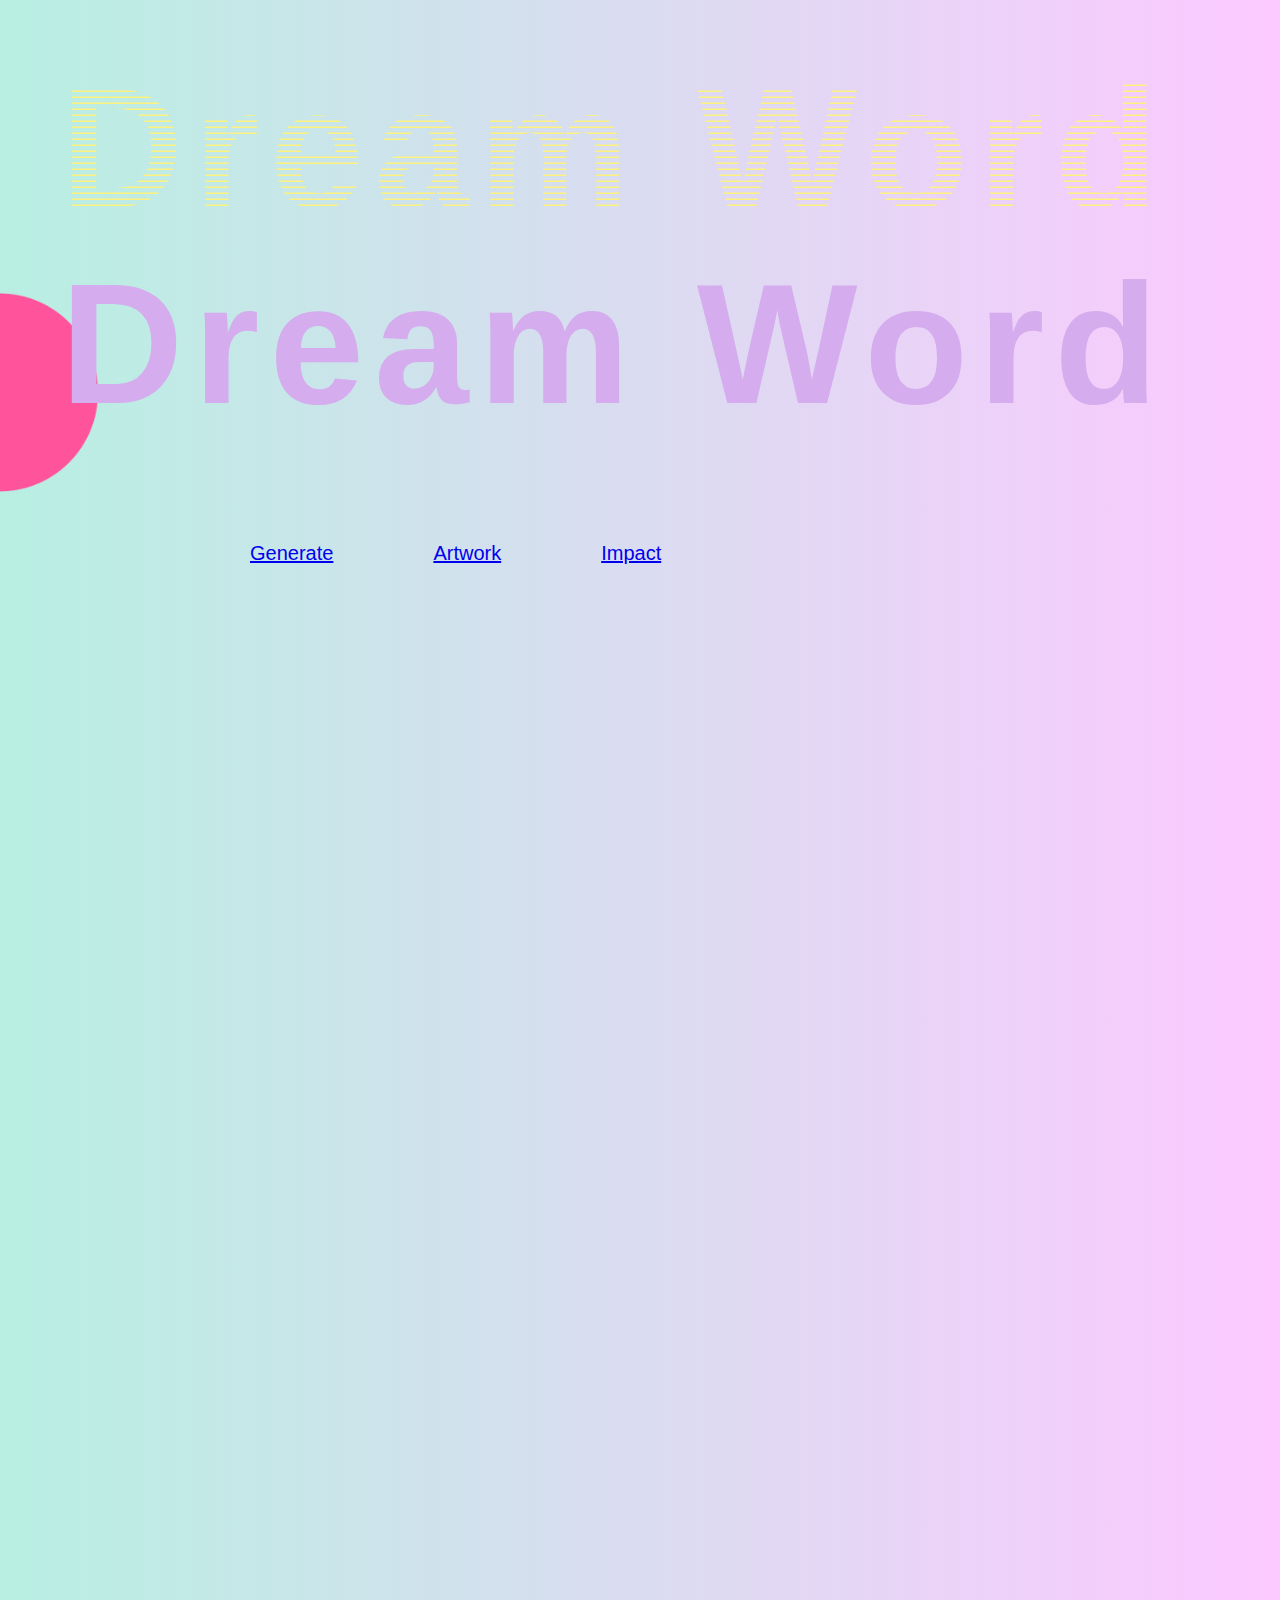
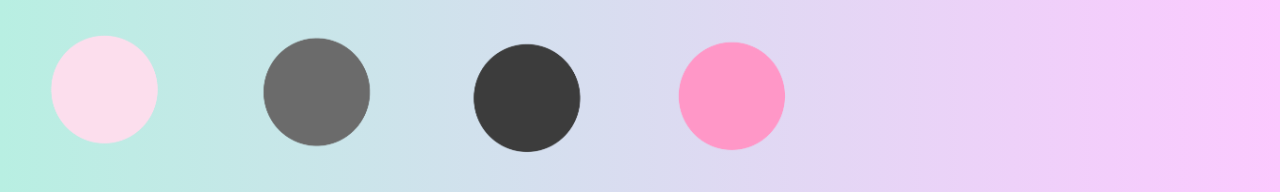
<file: index.html>
<html>
<html lang="en">
  <head>
    <meta charset="utf-8" />
    <meta name="viewport" content="width=device-width, initial-scale=1.0">
    <!-- PLEASE NO CHANGES BELOW THIS LINE (UNTIL I SAY SO) -->

    <title>Dream world</title>

    <link rel="stylesheet" type="text/css" href="style.css">

    <script language="javascript" type="text/javascript" src="libraries/p5.min.js"></script>
 
  </head>

  
  <body>
    
    <div class="stripes">
        Dream Word
    </div>

    <div class="container">

            <img src="image/circle-04.png" id="image2">

    </div>

    

    <ul>
    <li><a href="https://tiantian0418.github.io/generation">Generate</a></li>
    <li><a href="./artwork/index.html">Artwork</a></li>
    <li><a href="./dream-impact/">Impact</a></li>
    </ul>



    <div class="container2">
        
        <img src="image/circle-06.png" id="image4">

        <img src="image/circle-07.png" id="image5">
        <img src="image/circle-08.png" id="image6"> 
        <img src="image/circle-05.png" id="image7">
      
    </div>




  <!-- <img src="image/circle-05.png" id="image3">
  <img src="image/circle-06.png" id="image4">
  <img src="image/circle-07.png" id="image5">
  <img src="image/circle-08.png" id="image6"> -->

    </body>
</html>


<!-- <img src="image/word.png" width="1169.7" height="827"> -->
    <!-- <img src="image/circle-04.png" width="50" height="50">
    <img src="image/circle-05.png" width="50" height="50">
    <img src="image/circle-06.png" width="50" height="50">
    <img src="image/circle-07.png" width="50" height="50">
    <img src="image/circle-08.png" width="50" height="50"> -->
</file>
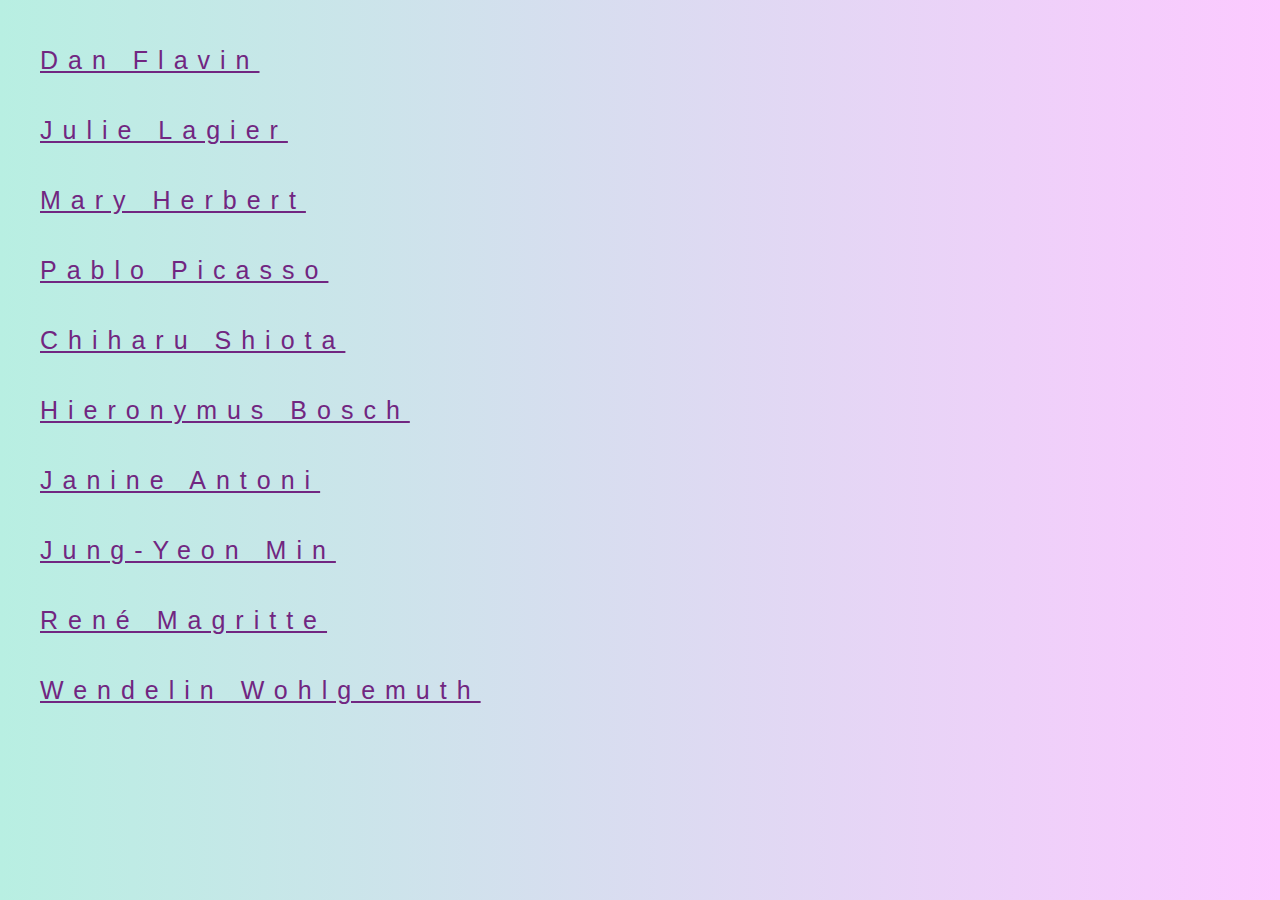
<file: artwork/index.html>
<!DOCTYPE html>
<html lang="en">
  <head>
    
  </head>


  
    <body>

<div>

<ul class="nav_center">
    <li class="navlink"><a href="./dan_flavin/index.html">Dan Flavin</a></li>
    <li class="navlink"><a href="./julie_lagier/index.html">Julie Lagier</a></li>
    <li class="navlink"><a href="./mary_herbert/index.html">Mary Herbert</a></li>
    <li class="navlink"><a href="./pablo_picasso/index.html">Pablo Picasso</a></li>
    <li class="navlink"><a href="./chiharu_shiota/index.html">Chiharu Shiota</a></li>
    <li class="navlink"><a href="./hieronymus_bosch/index.html">Hieronymus Bosch</a></li>
    <li class="navlink"><a href="./janine_antoni/index.html">Janine Antoni</a></li>
    <li class="navlink"><a href="./jungyeon_min/index.html">Jung-Yeon Min</a></li>
    <li class="navlink"><a href="./rene_magritte/index.html">René Magritte</a></li>
    <li class="navlink"><a href="./wendelin_wohlgemuth/index.html">Wendelin Wohlgemuth</a></li>
</ul>
</div>
    </body>

<style>
    
html, body {
  overflow-x: hidden;
  font-family: 'Roboto', sans-serif;
  margin: 0;
  padding: 0;
  background-image: linear-gradient(90deg, #b8efe2 0%, #fcc9ff 100%);
  background-blend-mode: normal, lighten, soft-light;
}
ul.nav_center{
    list-style-type: circle;
    display: table;
    
}

li.navlink {
    list-style: none;
    display: table-cell; 
    text-align: center; 
    vertical-align: middle;
    float: left;
    clear: left;
}
li.navlink a {
    display: block;
    color: #712681;
}

div{
  width: 100%;
  text-align: center;
  animation: gradient 5.4s infinite ease-in-out;
  letter-spacing: 10px;
  white-space: nowrap;
  font-size: 25px;
  line-height: 2.8;
}

  
@keyframes gradient{
  0%{
    letter-spacing: 10px;
  }
  40%{
    letter-spacing: 30px;
  }

  80%{
    letter-spacing: 10px;
  }
  
  100%{
    letter-spacing: 10px;
  }
  
}


</style>
</file>
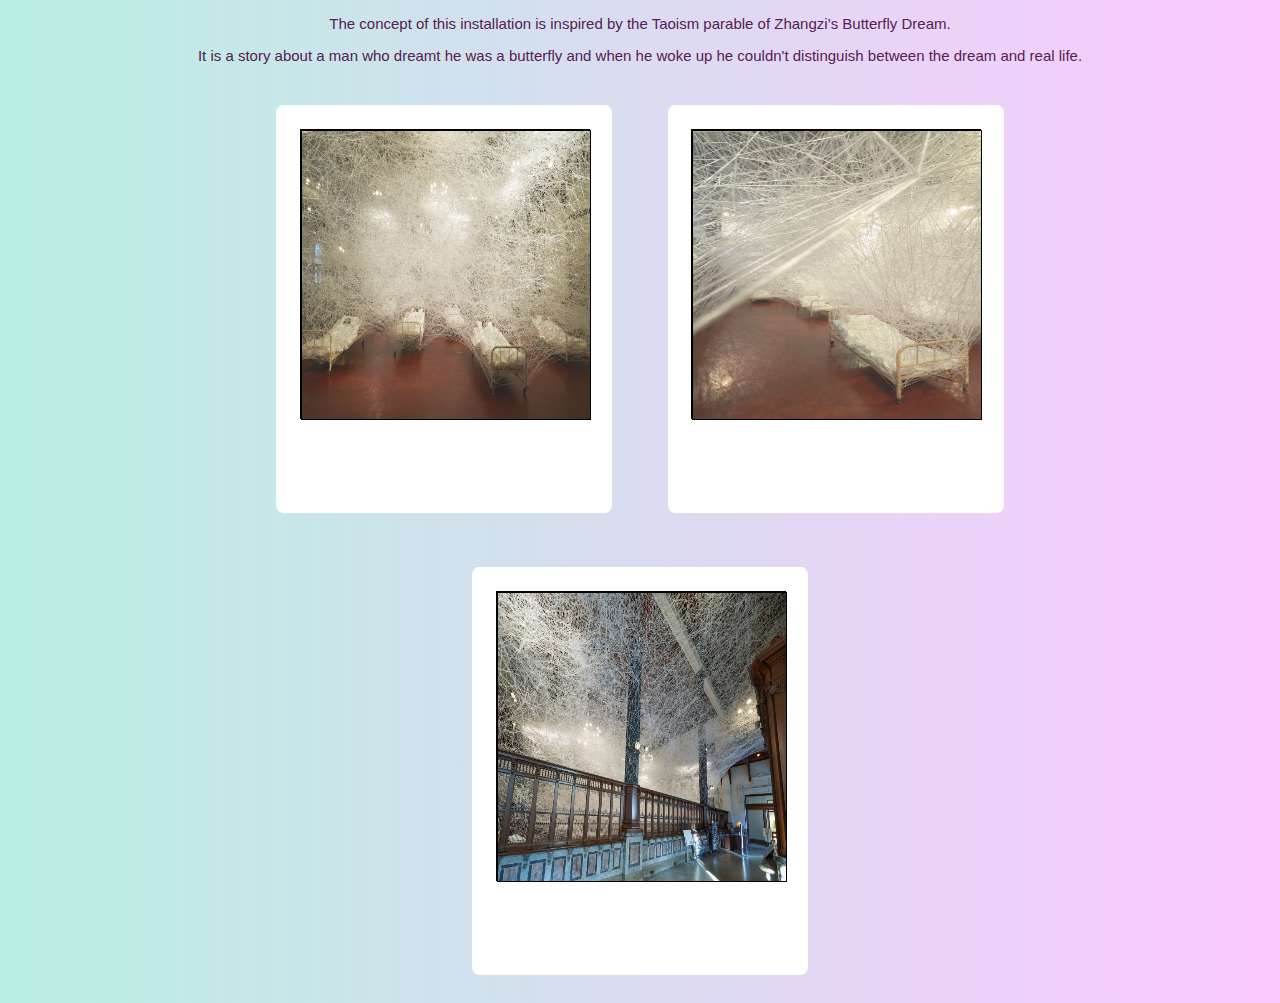
<file: artwork/chiharu_shiota/index.html>
<!DOCTYPE html>
<html lang="en">
  <head>
  </head>
    <body>     
      

      <div class="img_container">
        <p >The concept of this installation is inspired by the Taoism parable of Zhangzi’s Butterfly Dream.       
      </p>
      <p >It is a story about a man who dreamt he was a butterfly and when he woke up he couldn't distinguish between the dream and real life.       
      </p>
        <ul class="photos">
          <li class="poloroid shake-slow shake-constant--hover shake-constant--active">
            <div class="photo"><img src="1.jpg" style="develop" alt="shake to develop"/></div>
            </li>

            <li class="poloroid shake-slow shake-constant--hover">
            <div class="photo"><img src="2.jpg" style="develop" alt="shake to develop"/></div>
            </li>
        </ul>

          <ul class="photos">
              <li class="poloroid shake-slow shake-constant--hover">
            <div class="photo"><img src="3.jpg" style="develop" alt="shake to develop"/></div>
          </ul>

        
      </div>
    </body>
</html>

<style>

html, body {
  overflow-x: hidden;
  font-family: 'Roboto', sans-serif;
  margin: 0;
  padding: 0;
  background-image: linear-gradient(90deg,  #b8efe2 0%, #fcc9ff 100%);
  background-blend-mode: normal, lighten, soft-light;
}

div{
  width: 100%;
  text-align: center;
  overflow-wrap: break-word;
  white-space: normal;
  font-size: 15px;
  animation: gradient 5.4s infinite ease-in-out;
  color: rgb(87, 32, 83);
}

ul{
  position:relative;
  margin:0 auto;
  text-align:center;
  display:block;
  padding:0;
}
ul.poloroid {
   list-style: none;
}
li.poloroid{
  display:inline-block;
  position:relative;
  left:0%;
  margin:2%;
}
li.poloroid:nth-child(odd){
transform: rotate(random(2)+deg);
}
li.poloroid:nth-child(even){
  transform: rotate(random(2) - 3 +deg);
}
.poloroid{
  display:inline-block;
  position:absolute;
  width:3.5in;
  height:4.25in;
  background:white;
  border-radius:2%;
  
}

.poloroid h3{
  position:relative;
  display:block;
  z-index:100; 
  bottom:0;
  top:3.5in;
  width:80%;
  margin:0 auto;
  text-align:center;
  font-size:24px;
  transform: rotate($rand+deg);
  opacity:random(100);
}

li.poloroid:hover > .photo img,
li.poloroid:target > .photo img,
li.poloroid:active > .photo img{
 animation: develop-picture 3s ease-in forwards;
}
.photo{
  position:absolute;
  width:3in;
  height:3in;
  background:black;
  z-index:10;
  top:6%;
  left:7%;

  border:1px solid black;
}
.photo:hover{

}
.photo img{
  border:1px solid black;
  width:100%;
  height:100%;
  overflow:none;
  background: linear-gradient(to bottom, rgba(0,0,0,0), rgba(0,0,0,.8)), black;
  background-size:cover;
  animation: develop-picture 3s ease-in paused;
}



@keyframes develop-picture {
0%{
   
    opacity:0;
    background:black;

  }
  50%{
    opacity:.5;
  }  
100% {
    opacity:1;
  }
}

 
@keyframes gradient{
  0%{
    letter-spacing: 2px;
  }
  40%{
    letter-spacing: 4px;
  }
  60%{
    letter-spacing: 5px;
  }

  80%{
    letter-spacing: 4x;
  }
  
  100%{
    letter-spacing: 2px;
  }
}

</style>
</file>
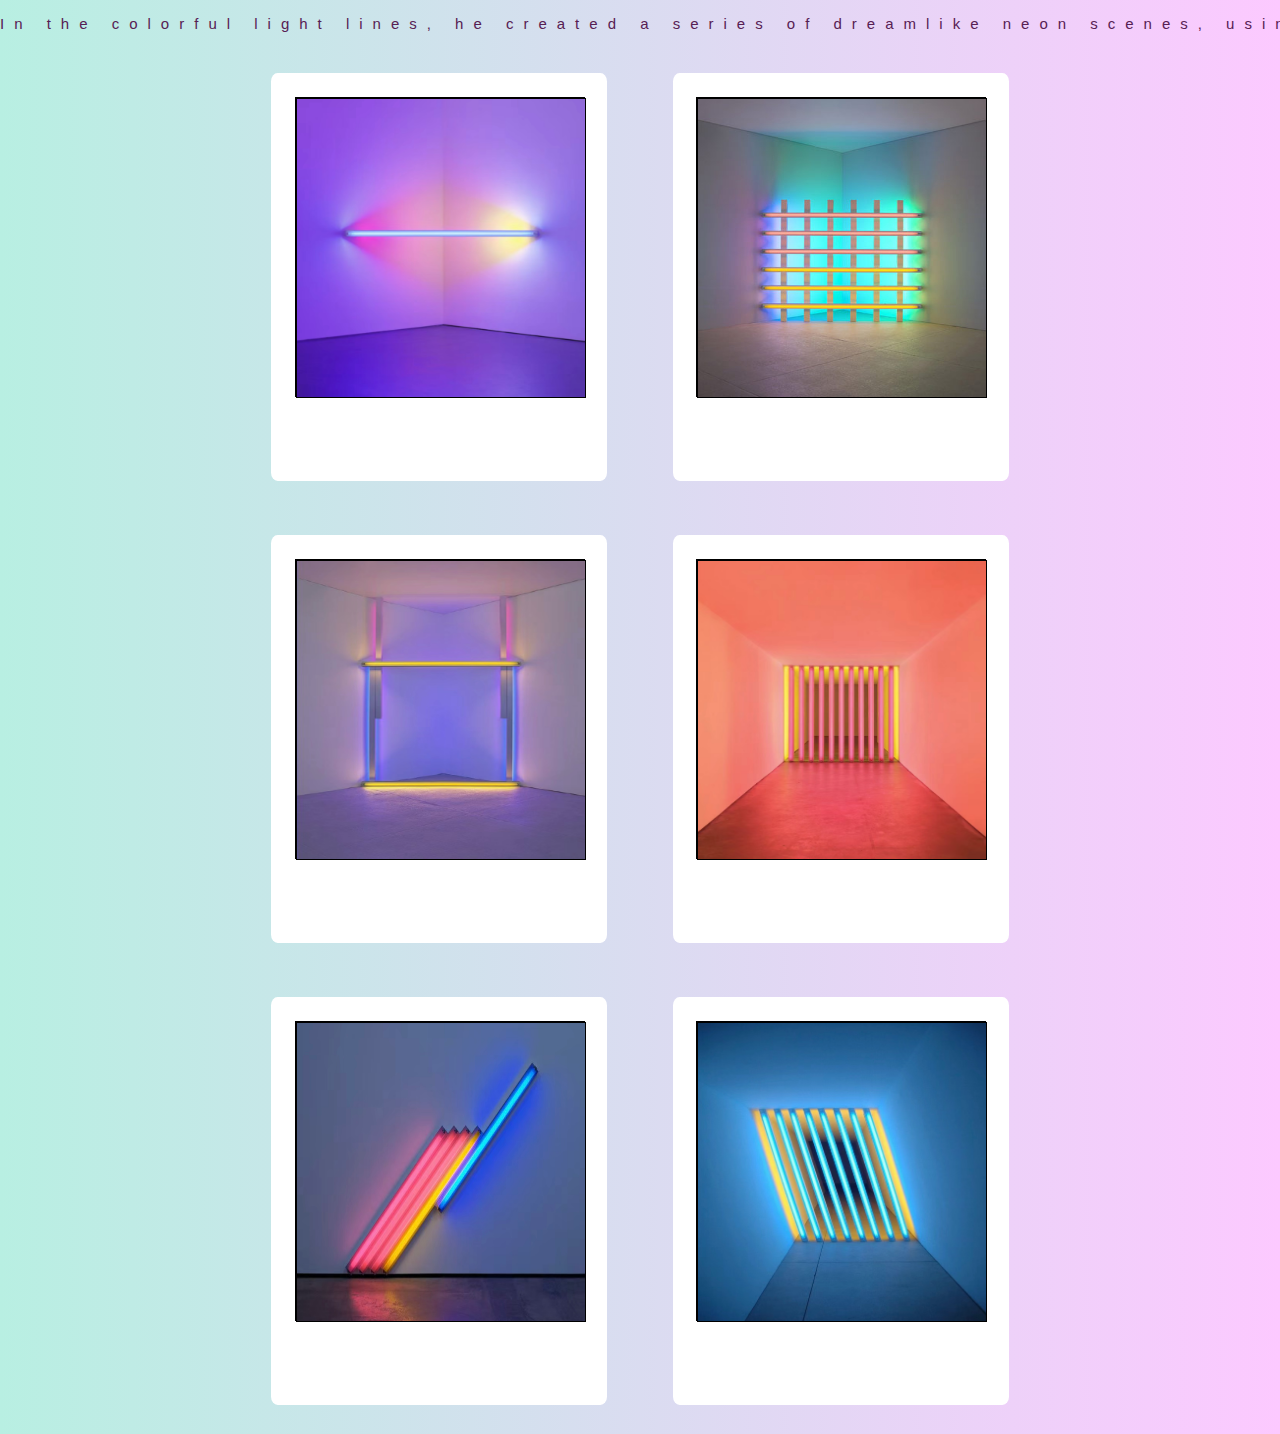
<file: artwork/dan_flavin/index.html>
<!DOCTYPE html>
<html lang="en">
  <head>

  </head>
    <body>

<div class="img_container">
  <p >
    In the colorful light lines, he created a series of dreamlike neon scenes, using light and color to create a fantastic immersive experience.
  </p>

  <ul class="photos">
    <li class="poloroid shake-slow shake-constant--hover shake-constant--active">
      <div class="photo"><img src="1.jpg" style="develop" alt="shake to develop"/></div>
      </li>

      <li class="poloroid shake-slow shake-constant--hover">
      <div class="photo"><img src="2.jpg" style="develop" alt="shake to develop"/></div>
      </li>
  </ul>

  <ul class="photos">
        <li class="poloroid shake-slow shake-constant--hover">
      <div class="photo"><img src="3.jpg" style="develop" alt="shake to develop"/></div>
        </li>
      <li class="poloroid shake-slow shake-constant--hover">
        <div class="photo"><img src="4.jpg" style="develop" alt="shake to develop"/></div>
        </li>
  </ul>

    <ul class="photos">
      <li class="poloroid shake-slow shake-constant--hover">
    <div class="photo"><img src="5.jpg" style="develop" alt="shake to develop"/></div>
      </li>
    <li class="poloroid shake-slow shake-constant--hover">
      <div class="photo"><img src="6.jpg" style="develop" alt="shake to develop"/></div>
      </li>
  </ul>

  </div>
</body>
</html>

<style>

html, body {
  overflow-x: hidden;
  font-family: 'Roboto', sans-serif;
  margin: 0;
  padding: 0;
  background-image: linear-gradient(90deg, #b8efe2 0%, #fcc9ff 100%);
  background-blend-mode: normal, lighten, soft-light;
}

div{
  width: 100%;
  text-align: center;
  animation: gradient 5.4s infinite ease-in-out;
  letter-spacing: 10px;
  white-space: nowrap;
  font-size: 15px;
  color: rgb(87, 32, 83);
}

  
ul{
  position:relative;
  margin:0 auto;
  text-align:center;
  display:block;
  padding:0;
}
ul.poloroid {
   list-style: none;
}
li.poloroid{
  display:inline-block;
  position:relative;
  left:0%;
  margin:2%;
}
li.poloroid:nth-child(odd){
transform: rotate(random(2)+deg);
}
li.poloroid:nth-child(even){
  transform: rotate(random(2) - 3 +deg);
}
.poloroid{
  display:inline-block;
  position:absolute;
  width:3.5in;
  height:4.25in;
  background:white;
  border-radius:2%;
  
}

.poloroid h3{
  position:relative;
  display:block;
  z-index:100; 
  bottom:0;
  top:3.5in;
  width:80%;
  margin:0 auto;
  text-align:center;
  font-size:24px;
  transform: rotate($rand+deg);
  opacity:random(100);

}

li.poloroid:hover > .photo img,
li.poloroid:target > .photo img,
li.poloroid:active > .photo img{
 animation: develop-picture 3s ease-in forwards;
}
.photo{
  position:absolute;
  width:3in;
  height:3.1in;
  background:black;
  z-index:10;
  top:6%;
  left:7%;

  border:1px solid black;
}
.photo:hover{

}
.photo img{
  border:1px solid black;
  width:100%;
  height:100%;
  overflow:none;
  background: linear-gradient(to bottom, rgba(0,0,0,0), rgba(0,0,0,.8)), black;
  background-size:cover;
  animation: develop-picture 3s ease-in paused;
}
 .photo img:hover,.photo img:active,.photo img:target{

}
@keyframes develop-picture {
0%{
   
    opacity:0;
    background:black;

  }
  50%{
    opacity:.5;
  }  
100% {
    opacity:1;
  }

}
 
@keyframes gradient{
  0%{
    letter-spacing: 2px;
  }
  40%{
    letter-spacing: 4px;
  }
  60%{
    letter-spacing: 5px;
  }

  80%{
    letter-spacing: 4x;
  }
  
  100%{
    letter-spacing: 2px;
  }
}
</style>
</file>
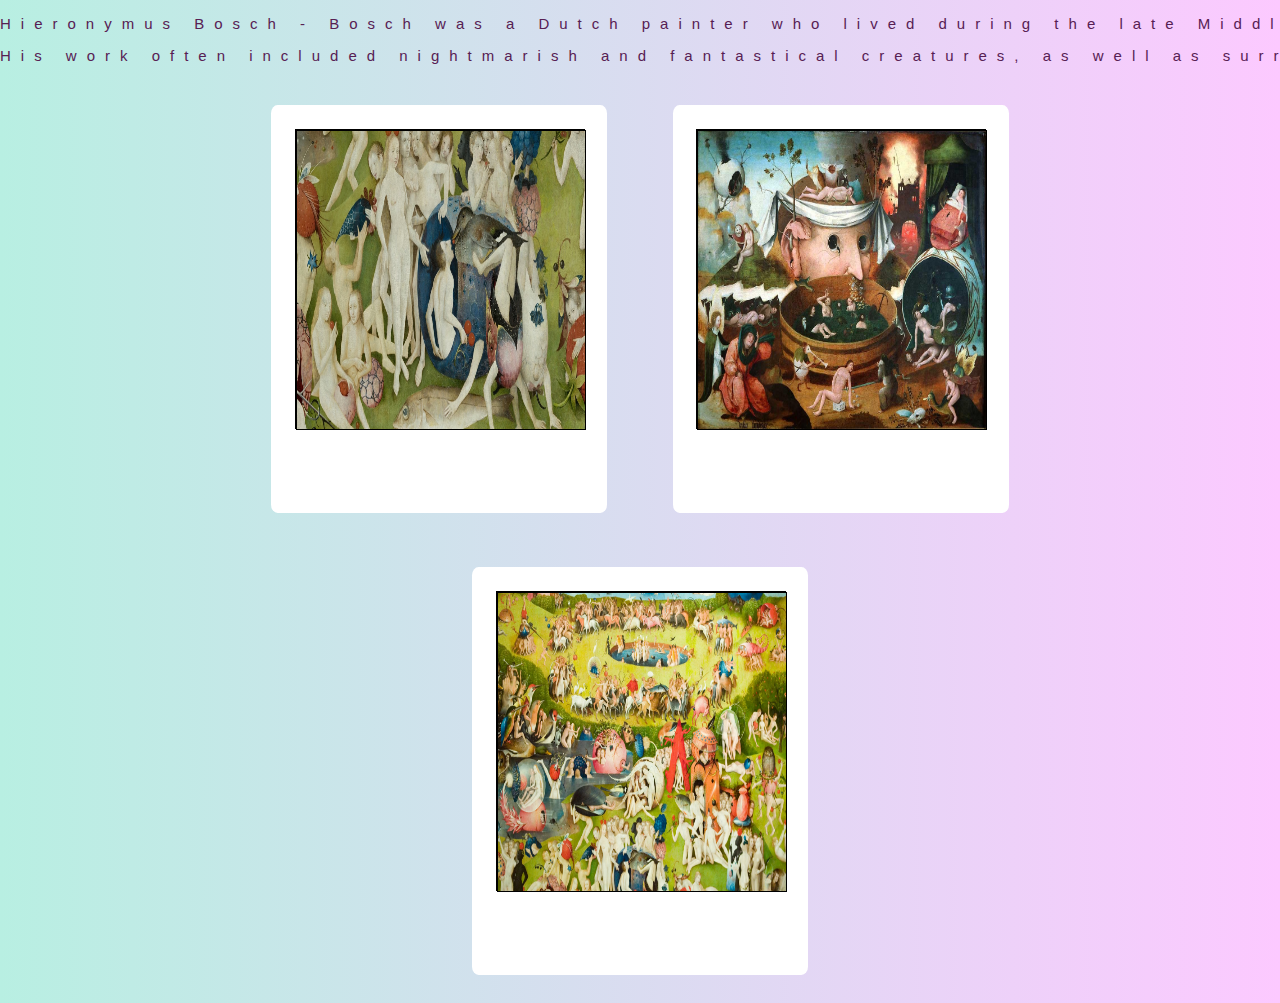
<file: artwork/hieronymus_bosch/index.html>
<!DOCTYPE html>
<html lang="en">
  <head>
  </head>
    <body>
      <div class="img_container">
        <p >Hieronymus Bosch - Bosch was a Dutch painter who lived during the late Middle Ages and early Renaissance. 
        </p>
        <p > His work often included nightmarish and fantastical creatures, as well as surreal landscapes that seem to be inspired by dreams.
        </p>
        <ul class="photos">
          <li class="poloroid shake-slow shake-constant--hover shake-constant--active">
            <div class="photo"><img src="1.jpg" style="develop" alt="shake to develop"/></div>
            </li>
      
            <li class="poloroid shake-slow shake-constant--hover">
            <div class="photo"><img src="2.jpg" style="develop" alt="shake to develop"/></div>
            </li>
        </ul>
      
        <ul class="photos">
              <li class="poloroid shake-slow shake-constant--hover">
            <div class="photo"><img src="3.jpg" style="develop" alt="shake to develop"/></div>
              </li>
        </ul>
      </div>
    </body>
</html>

<style>
html, body {
  overflow-x: hidden;
  font-family: 'Roboto', sans-serif;
  margin: 0;
  padding: 0;
  background-image: linear-gradient(90deg, #b8efe2 0%, #fcc9ff 100%);
  background-blend-mode: normal, lighten, soft-light;
}

div{
  width: 100%;
  text-align: center;
  animation: gradient 5.4s infinite ease-in-out;
  letter-spacing: 10px;
  white-space: nowrap;
  font-size: 15px;
  color: rgb(87, 32, 83);
}
ul{
  position:relative;
  margin:0 auto;
  text-align:center;
  display:block;
  padding:0;
}
ul.poloroid {
   list-style: none;
}
li.poloroid{
  display:inline-block;
  position:relative;
  left:0%;
  margin:2%;
}
li.poloroid:nth-child(odd){
transform: rotate(random(2)+deg);
}
li.poloroid:nth-child(even){
  transform: rotate(random(2) - 3 +deg);
}
.poloroid{
  display:inline-block;
  position:absolute;
  width:3.5in;
  height:4.25in;
  background:white;
  border-radius:2%;
  
}

.poloroid h3{
  position:relative;
  display:block;
  z-index:100; 
  bottom:0;
  top:3.5in;
  width:80%;
  margin:0 auto;
  text-align:center;
  font-size:24px;
  transform: rotate($rand+deg);
  opacity:random(100);

}

li.poloroid:hover > .photo img,
li.poloroid:target > .photo img,
li.poloroid:active > .photo img{
 animation: develop-picture 3s ease-in forwards;
}
.photo{
  position:absolute;
  width:3in;
  height:3.1in;
  background:black;
  z-index:10;
  top:6%;
  left:7%;

  border:1px solid black;
}
.photo:hover{

}
.photo img{
  border:1px solid black;
  width:100%;
  height:100%;
  overflow:none;
  background: linear-gradient(to bottom, rgba(0,0,0,0), rgba(0,0,0,.8)), black;
  background-size:cover;
  animation: develop-picture 3s ease-in paused;
}
 .photo img:hover,.photo img:active,.photo img:target{

}
@keyframes gradient{
  0%{
    letter-spacing: 2px;
  }
  40%{
    letter-spacing: 3px;
  }
  60%{
    letter-spacing: 4px;
  }

  80%{
    letter-spacing: 3x;
  }
  
  100%{
    letter-spacing: 2px;
  }
}

</style>
</file>
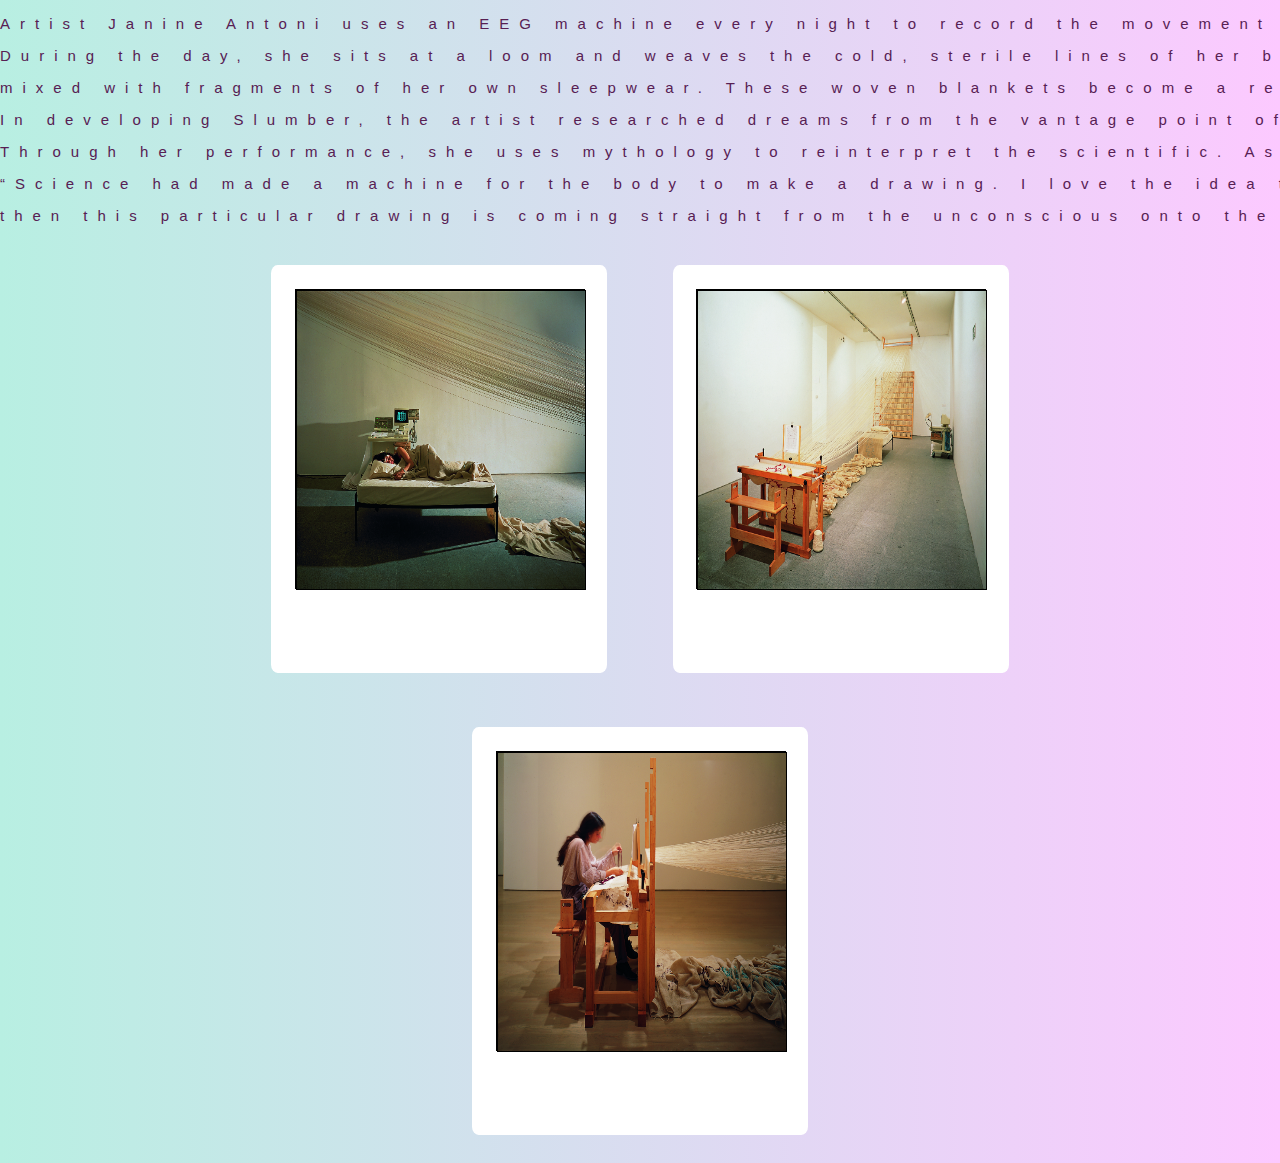
<file: artwork/janine_antoni/index.html>
<!DOCTYPE html>
<html lang="en">
  <head>

  </head>


  
    <body>
      <div class="img_container">
        <p >
          Artist Janine Antoni uses an EEG machine every night to record the movement of her own brainwaves during sleep.
        </p>
        <p >
        During the day, she sits at a loom and weaves the cold, sterile lines of her brainwave data from the computer into a blanket,
      </p>
      <p > mixed with fragments of her own sleepwear. These woven blankets become a real "dreamcatcher," giving dreams a tangible form.
         
    </p>
      <p > In developing Slumber, the artist researched dreams from the vantage point of mythology, art history, psychoanalysis, and science.
    </p>
    <p >Through her performance, she uses mythology to reinterpret the scientific. As Antoni discusses –
    </p>
    <p >“Science had made a machine for the body to make a drawing. I love the idea that if art comes from the unconscious,
    </p>
 then this particular drawing is coming straight from the unconscious onto the page without an intercession of the conscious mind.”
        </p>
       
        <ul class="photos">
          <li class="poloroid shake-slow shake-constant--hover shake-constant--active">
            <div class="photo"><img src="1.jpg" style="develop" alt="shake to develop"/></div>
            </li>
      
            <li class="poloroid shake-slow shake-constant--hover">
            <div class="photo"><img src="2.jpg" style="develop" alt="shake to develop"/></div>
            </li>
        </ul>
      
        <ul class="photos">
              <li class="poloroid shake-slow shake-constant--hover">
            <div class="photo"><img src="3.jpg" style="develop" alt="shake to develop"/></div>
              </li>
        </ul>
      </div>
    </body>
</html>

<style>
html, body {
  overflow-x: hidden;
  font-family: 'Roboto', sans-serif;
  margin: 0;
  padding: 0;
  background-image: linear-gradient(90deg, #b8efe2 0%, #fcc9ff 100%);
  background-blend-mode: normal, lighten, soft-light;
}

div{
  width: 100%;
  text-align: center;
  animation: gradient 5.4s infinite ease-in-out;
  letter-spacing: 10px;
  white-space: nowrap;
  font-size: 15px;
  color: rgb(87, 32, 83);
}
ul{
  position:relative;
  margin:0 auto;
  text-align:center;
  display:block;
  padding:0;
}
ul.poloroid {
   list-style: none;
}
li.poloroid{
  display:inline-block;
  position:relative;
  left:0%;
  margin:2%;
}
li.poloroid:nth-child(odd){
transform: rotate(random(2)+deg);
}
li.poloroid:nth-child(even){
  transform: rotate(random(2) - 3 +deg);
}
.poloroid{
  display:inline-block;
  position:absolute;
  width:3.5in;
  height:4.25in;
  background:white;
  border-radius:2%;
  
}

.poloroid h3{
  position:relative;
  display:block;
  z-index:100; 
  bottom:0;
  top:3.5in;
  width:80%;
  margin:0 auto;
  text-align:center;
  font-size:24px;
  transform: rotate($rand+deg);
  opacity:random(100);

}

li.poloroid:hover > .photo img,
li.poloroid:target > .photo img,
li.poloroid:active > .photo img{
 animation: develop-picture 3s ease-in forwards;
}
.photo{
  position:absolute;
  width:3in;
  height:3.1in;
  background:black;
  z-index:10;
  top:6%;
  left:7%;

  border:1px solid black;
}
.photo:hover{

}
.photo img{
  border:1px solid black;
  width:100%;
  height:100%;
  overflow:none;
  background: linear-gradient(to bottom, rgba(0,0,0,0), rgba(0,0,0,.8)), black;
  background-size:cover;
  animation: develop-picture 3s ease-in paused;
}
 .photo img:hover,.photo img:active,.photo img:target{

}
@keyframes develop-picture {
0%{
   
    opacity:0;
    background:black;

  }
  50%{
    opacity:.5;
  }  
100% {
    opacity:1;
  }
}

  
@keyframes gradient{
  0%{
    letter-spacing: 2px;
  }
  40%{
    letter-spacing: 3px;
  }
  60%{
    letter-spacing: 4px;
  }

  80%{
    letter-spacing: 3x;
  }
  
  100%{
    letter-spacing: 2px;
  }
}


</style>
</file>
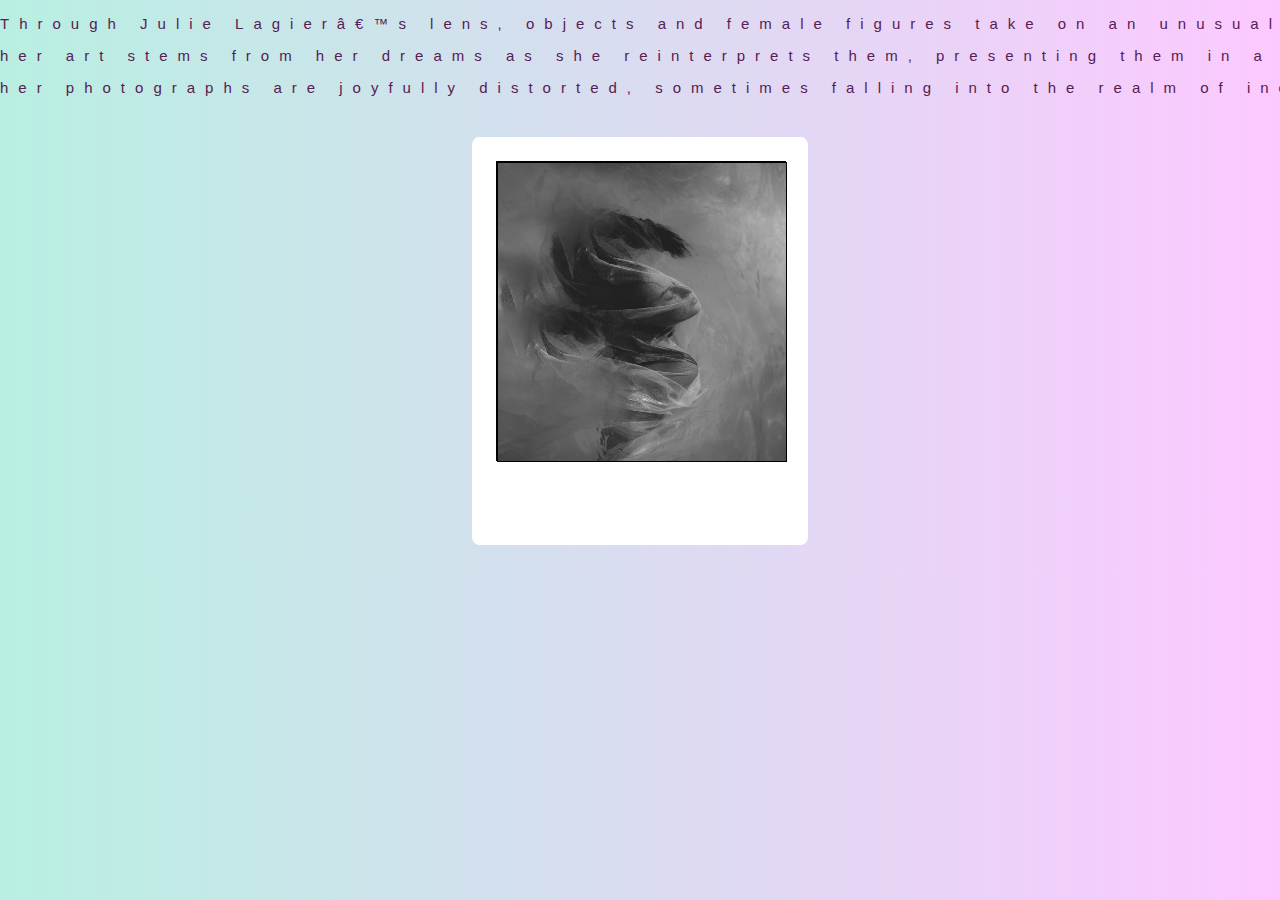
<file: artwork/julie_lagier/index.html>
<!DOCTYPE html>
<html lang="en">
  <head>
    <!-- <meta charset="utf-8" />
    <meta name="viewport" content="width=device-width, initial-scale=1.0">
    <base href="https://ttmmd55.github.io/DreamDDRREEAAMM/" target="_blank">
    <title>Dream world</title>
    <link rel="stylesheet" type="text/css" href="style.css"> -->
  </head>


  
    <body>
      <div class="img_container">
        <p>Through Julie Lagier’s lens, objects and female figures take on an unusual dimension. Inspired by Surrealism, 
        </p>
        <p>her art stems from her dreams as she reinterprets them, presenting them in a hazy and evasive manner. In her exploration of Surrealism and dream art,
        </p>
        <p> her photographs are joyfully distorted, sometimes falling into the realm of incomprehension to the outside eye.</p>
        <ul class="photos">
          <li class="poloroid shake-slow shake-constant--hover shake-constant--active">
            <div class="photo"><img src="1.jpg" style="develop" alt="shake to develop"/></div>
            </li>
        </ul>
      </div>
  </body>
</html>

<style>
html, body {
  overflow-x: hidden;
  font-family: 'Roboto', sans-serif;
  margin: 0;
  padding: 0;
  background-image: linear-gradient(90deg, #b8efe2 0%, #fcc9ff 100%);
  background-blend-mode: normal, lighten, soft-light;
}

div{
  width: 100%;
  text-align: center;
  animation: gradient 5.4s infinite ease-in-out;
  letter-spacing: 10px;
  white-space: nowrap;
  font-size: 15px;
  color: rgb(87, 32, 83);
}

ul{
  position:relative;
  margin:0 auto;
  text-align:center;
  display:block;
  padding:0;
}
ul.poloroid {
   list-style: none;
}
li.poloroid{
  display:inline-block;
  position:relative;
  left:0%;
  margin:2%;
}
li.poloroid:nth-child(odd){
transform: rotate(random(2)+deg);
}
li.poloroid:nth-child(even){
  transform: rotate(random(2) - 3 +deg);
}
.poloroid{
  display:inline-block;
  position:absolute;
  width:3.5in;
  height:4.25in;
  background:white;
  border-radius:2%;
  
}

.poloroid h3{
  position:relative;
  display:block;
  z-index:100; 
  bottom:0;
  top:3.5in;
  width:80%;
  margin:0 auto;
  text-align:center;
  font-size:24px;
  transform: rotate($rand+deg);
  opacity:random(100);

}

li.poloroid:hover > .photo img,
li.poloroid:target > .photo img,
li.poloroid:active > .photo img{
 animation: develop-picture 3s ease-in forwards;
}
.photo{
  position:absolute;
  width:3in;
  height:3.1in;
  background:black;
  z-index:10;
  top:6%;
  left:7%;

  border:1px solid black;
}
.photo:hover{

}
.photo img{
  border:1px solid black;
  width:100%;
  height:100%;
  overflow:none;
  background: linear-gradient(to bottom, rgba(0,0,0,0), rgba(0,0,0,.8)), black;
  background-size:cover;
  animation: develop-picture 3s ease-in paused;
}
 .photo img:hover,.photo img:active,.photo img:target{

}
@keyframes develop-picture {
0%{
   
    opacity:0;
    background:black;

  }
  50%{
    opacity:.5;
  }  
100% {
    opacity:1;
  }

}


  
@keyframes gradient{
  0%{
    letter-spacing: 2px;
  }
  40%{
    letter-spacing: 3px;
  }
  60%{
    letter-spacing: 4px;
  }

  80%{
    letter-spacing: 3x;
  }
  
  100%{
    letter-spacing: 2px;
  }
}
</style>
</file>
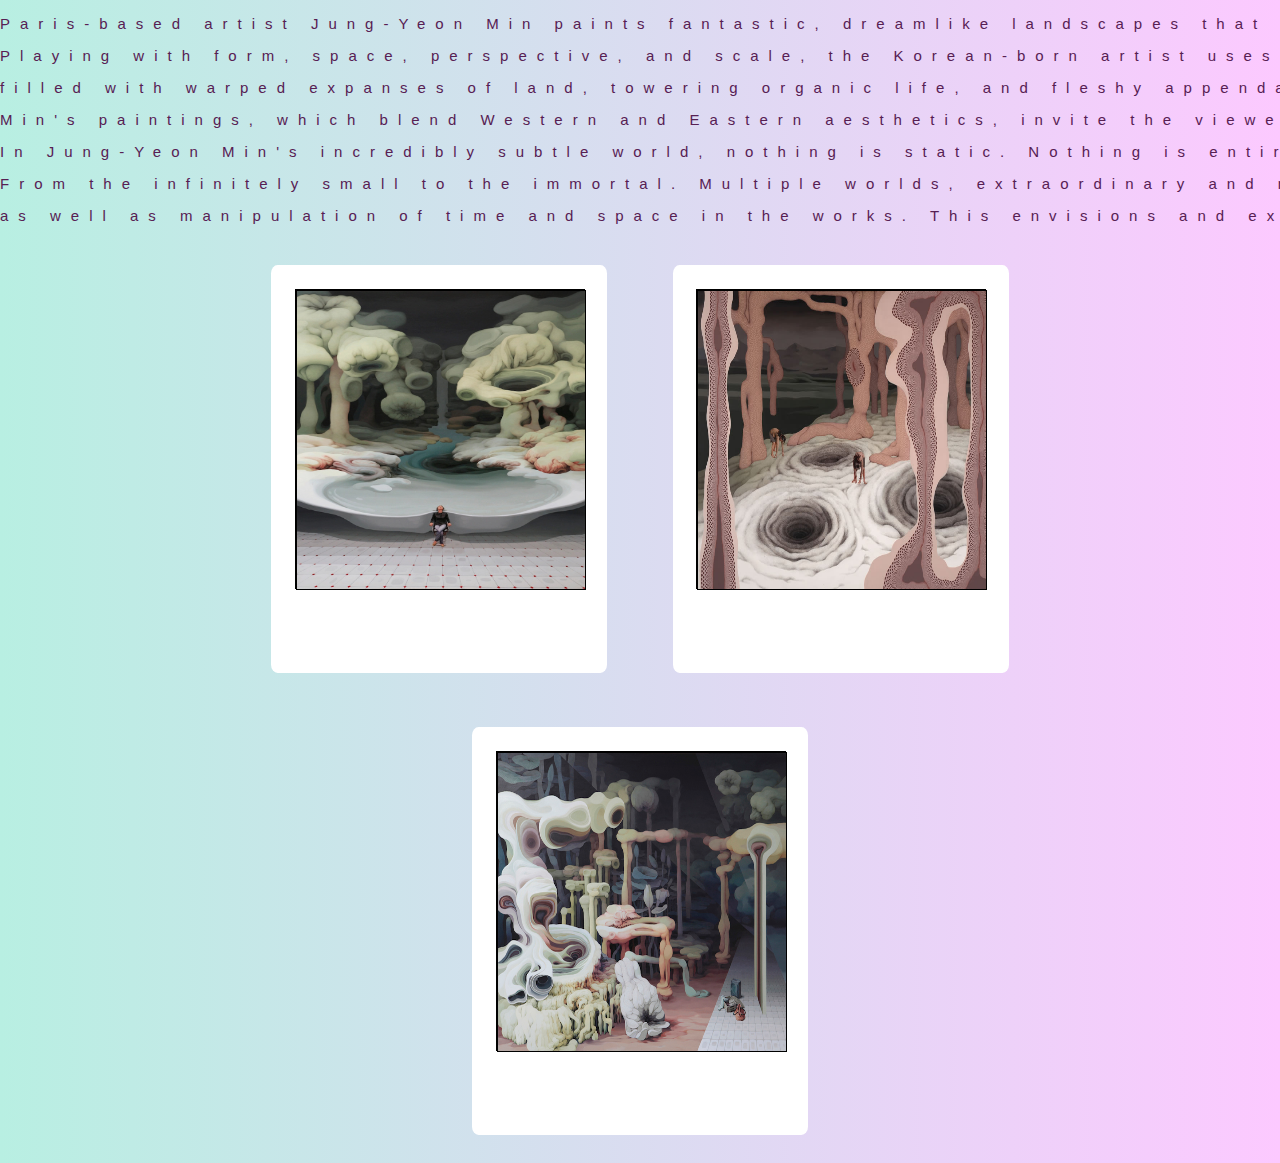
<file: artwork/jungyeon_min/index.html>
<!DOCTYPE html>
<html lang="en">
  <head>
    
  </head>


  
    <body>
      <div class="img_container">
        <p >
        Paris-based artist Jung-Yeon Min paints fantastic, dreamlike landscapes that are both beautiful and intriguingly grotesque.
      </p>
      <p> Playing with form, space, perspective, and scale, the Korean-born artist uses acrylic on canvas to create surreal scenes 
      </p>
      <p>filled with warped expanses of land, towering organic life, and fleshy appendages that sprawl and twine like vines or tentacles. 
      </p>
      <p> Min's paintings, which blend Western and Eastern aesthetics, invite the viewer to explore a world as alluring as it is frightening. <br>
      </p>
      <p>In Jung-Yeon Min's incredibly subtle world, nothing is static. Nothing is entirely real, nor entirely fictitious. 
      </p>
      <p> From the infinitely small to the immortal. Multiple worlds, extraordinary and real, the concepts of the microcosm and macrocosm, 
      </p>
      <p>as well as manipulation of time and space in the works. This envisions and explores a mysterious and dreamlike world.
        </p>
        <ul class="photos">
          <li class="poloroid shake-slow shake-constant--hover shake-constant--active">
            <div class="photo"><img src="1.jpg" style="develop" alt="shake to develop"/></div>
            </li>
      
            <li class="poloroid shake-slow shake-constant--hover">
            <div class="photo"><img src="2.jpg" style="develop" alt="shake to develop"/></div>
            </li>
        </ul>
      
        <ul class="photos">
              <li class="poloroid shake-slow shake-constant--hover">
            <div class="photo"><img src="3.jpg" style="develop" alt="shake to develop"/></div>
              </li>
        </ul>
      </div>
    </body>
</html>


<style>
html, body {
  overflow-x: hidden;
  font-family: 'Roboto', sans-serif;
  margin: 0;
  padding: 0;
  background-image: linear-gradient(90deg, #b8efe2 0%, #fcc9ff 100%);
  background-blend-mode: normal, lighten, soft-light;
}

div{
  width: 100%;
  text-align: center;
  animation: gradient 5.4s infinite ease-in-out;
  letter-spacing: 10px;
  white-space: nowrap;
  font-size: 15px;
  color: rgb(87, 32, 83);
}

ul{
  position:relative;
  margin:0 auto;
  text-align:center;
  display:block;
  padding:0;
}
ul.poloroid {
   list-style: none;
}
li.poloroid{
  display:inline-block;
  position:relative;
  left:0%;
  margin:2%;
}
li.poloroid:nth-child(odd){
transform: rotate(random(2)+deg);
}
li.poloroid:nth-child(even){
  transform: rotate(random(2) - 3 +deg);
}
.poloroid{
  display:inline-block;
  position:absolute;
  width:3.5in;
  height:4.25in;
  background:white;
  border-radius:2%;
  
}

.poloroid h3{
  position:relative;
  display:block;
  z-index:100; 
  bottom:0;
  top:3.5in;
  width:80%;
  margin:0 auto;
  text-align:center;
  font-size:24px;
  transform: rotate($rand+deg);
  opacity:random(100);

}

li.poloroid:hover > .photo img,
li.poloroid:target > .photo img,
li.poloroid:active > .photo img{
 animation: develop-picture 3s ease-in forwards;
}
.photo{
  position:absolute;
  width:3in;
  height:3.1in;
  background:black;
  z-index:10;
  top:6%;
  left:7%;

  border:1px solid black;
}
.photo:hover{

}
.photo img{
  border:1px solid black;
  width:100%;
  height:100%;
  overflow:none;
  background: linear-gradient(to bottom, rgba(0,0,0,0), rgba(0,0,0,.8)), black;
  background-size:cover;
  animation: develop-picture 3s ease-in paused;
}
 .photo img:hover,.photo img:active,.photo img:target{

}
@keyframes develop-picture {
0%{
   
    opacity:0;
    background:black;

  }
  50%{
    opacity:.5;
  }  
100% {
    opacity:1;
  }

}


  
@keyframes gradient{
  0%{
    letter-spacing: 2px;
  }
  40%{
    letter-spacing: 3px;
  }
  60%{
    letter-spacing: 4px;
  }

  80%{
    letter-spacing: 3x;
  }
  
  100%{
    letter-spacing: 2px;
  }
}

</style>
</file>
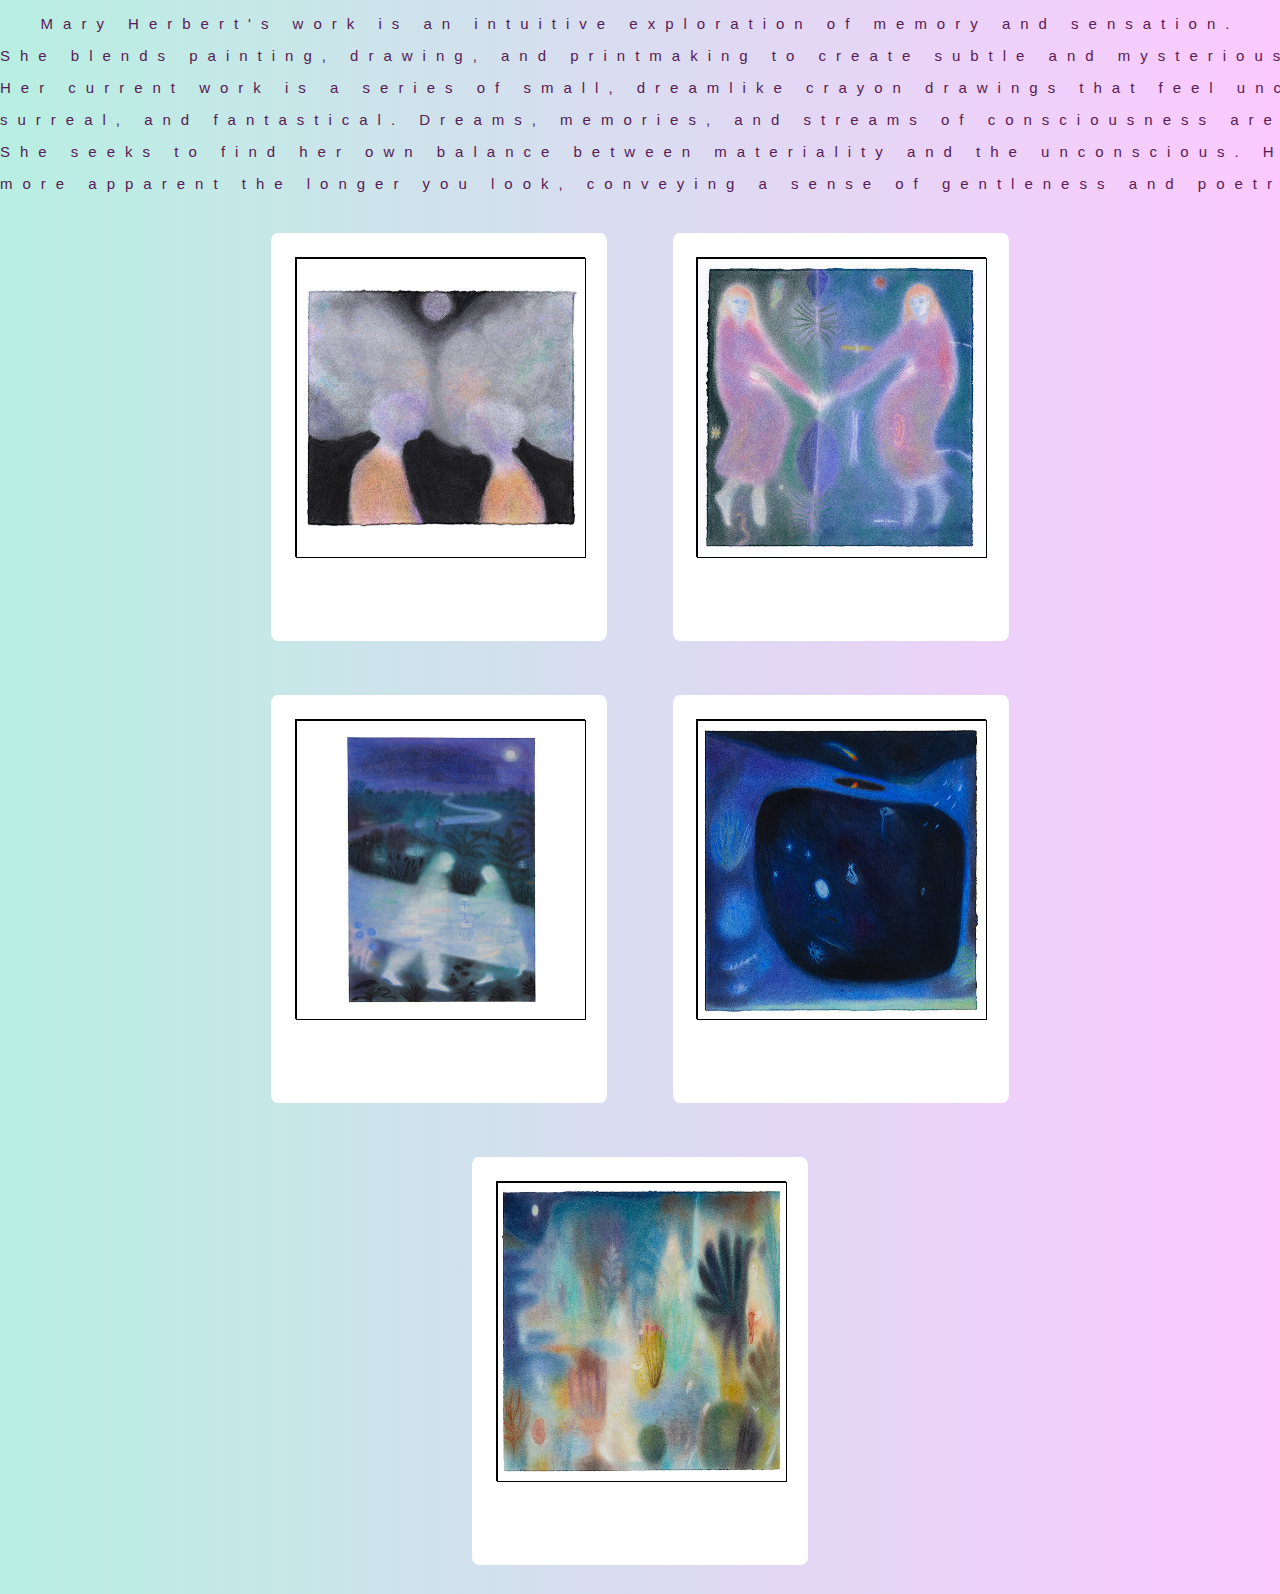
<file: artwork/mary_herbert/index.html>
<!DOCTYPE html>
<html lang="en">
  <head>

  </head>


  
    <body>
      <div class="img_container">
        <p >Mary Herbert's work is an intuitive exploration of memory and sensation. 
        </p>
        <p> She blends painting, drawing, and printmaking to create subtle and mysterious works that hover between the recognized and the unknown.
        </p>
        <p> Her current work is a series of small, dreamlike crayon drawings that feel unconscious,
        </p>
        <p>surreal, and fantastical. Dreams, memories, and streams of consciousness are recurring themes. 
        </p>
        <p> She seeks to find her own balance between materiality and the unconscious. Her paintings are filled with a serene beauty that becomes
        </p>
        <p>   more apparent the longer you look, conveying a sense of gentleness and poetry.
        </p>
        <ul class="photos">
          <li class="poloroid shake-slow shake-constant--hover">
        <div class="photo"><img src="1.jpg" style="develop" alt="shake to develop"/></div>
          </li>
        <li class="poloroid shake-slow shake-constant--hover">
          <div class="photo"><img src="2.jpg" style="develop" alt="shake to develop"/></div>
          </li>
         </ul>
  
        <ul class="photos">
          <li class="poloroid shake-slow shake-constant--hover">
        <div class="photo"><img src="3.jpg" style="develop" alt="shake to develop"/></div>
          </li>
        <li class="poloroid shake-slow shake-constant--hover">
          <div class="photo"><img src="4.jpg" style="develop" alt="shake to develop"/></div>
          </li>
         </ul>
  
        <ul class="photos">
          <li class="poloroid shake-slow shake-constant--hover">
        <div class="photo"><img src="5.jpg" style="develop" alt="shake to develop"/></div>
          </li>
        </ul>
      </div>
    </body>
</html>


<style>
html, body {
  overflow-x: hidden;
  font-family: 'Roboto', sans-serif;
  margin: 0;
  padding: 0;
  background-image: linear-gradient(90deg, #b8efe2 0%, #fcc9ff 100%);
  background-blend-mode: normal, lighten, soft-light;
}

div{
  width: 100%;
  text-align: center;
  animation: gradient 5.4s infinite ease-in-out;
  letter-spacing: 10px;
  white-space: nowrap;
  font-size: 15px;
  color: rgb(87, 32, 83);
}

ul{
  position:relative;
  margin:0 auto;
  text-align:center;
  display:block;
  padding:0;
}
ul.poloroid {
   list-style: none;
}
li.poloroid{
  display:inline-block;
  position:relative;
  left:0%;
  margin:2%;
}
li.poloroid:nth-child(odd){
transform: rotate(random(2)+deg);
}
li.poloroid:nth-child(even){
  transform: rotate(random(2) - 3 +deg);
}
.poloroid{
  display:inline-block;
  position:absolute;
  width:3.5in;
  height:4.25in;
  background:white;
  border-radius:2%;
  
}

.poloroid h3{
  position:relative;
  display:block;
  z-index:100; 
  bottom:0;
  top:3.5in;
  width:80%;
  margin:0 auto;
  text-align:center;
  font-size:24px;
  transform: rotate($rand+deg);
  opacity:random(100);

}

li.poloroid:hover > .photo img,
li.poloroid:target > .photo img,
li.poloroid:active > .photo img{
 animation: develop-picture 3s ease-in forwards;
}
.photo{
  position:absolute;
  width:3in;
  height:3.1in;
  background:black;
  z-index:10;
  top:6%;
  left:7%;

  border:1px solid black;
}
.photo:hover{

}
.photo img{
  border:1px solid black;
  width:100%;
  height:100%;
  overflow:none;
  background: linear-gradient(to bottom, rgba(0,0,0,0), rgba(0,0,0,.8)), black;
  background-size:cover;
  animation: develop-picture 3s ease-in paused;
}
 .photo img:hover,.photo img:active,.photo img:target{

}
@keyframes develop-picture {
0%{
   
    opacity:0;
    background:black;

  }
  50%{
    opacity:.5;
  }  
100% {
    opacity:1;
  }

}

  
@keyframes gradient{
  0%{
    letter-spacing: 2px;
  }
  40%{
    letter-spacing: 3px;
  }
  60%{
    letter-spacing: 4px;
  }

  80%{
    letter-spacing: 3x;
  }
  
  100%{
    letter-spacing: 2px;
  }
}



</style>
</file>
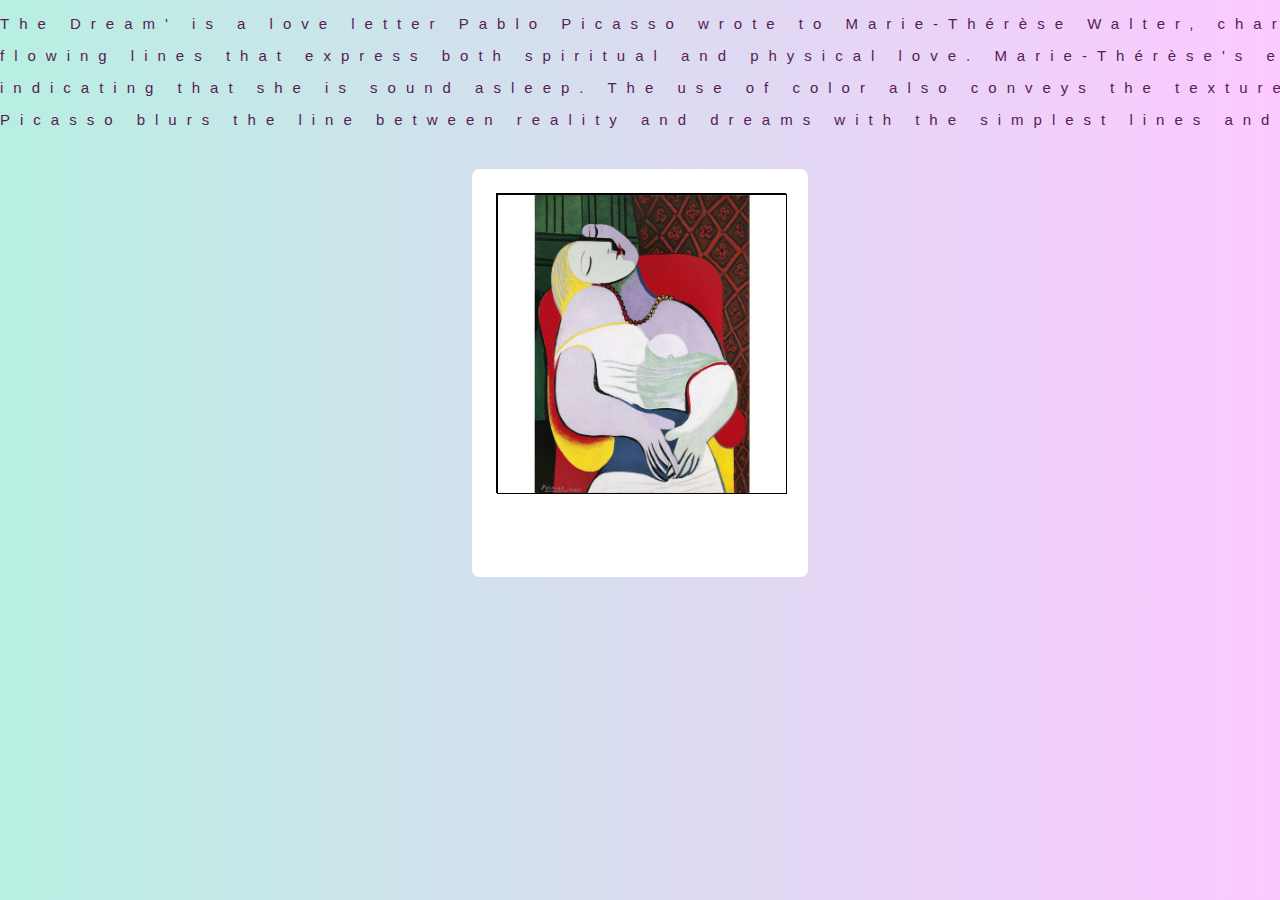
<file: artwork/pablo_picasso/index.html>
<!DOCTYPE html>
<html lang="en">
  <head>

  </head> 
    <body>
      <div class="img_container">
        
        <p >The Dream' is a love letter Pablo Picasso wrote to Marie-Thérèse Walter, characterized by intense colors and sensual, 
        </p>
        <p>flowing lines that express both spiritual and physical love. Marie-Thérèse's expression and pose are peaceful and gentle, 
        </p>
        <p> indicating that she is sound asleep. The use of color also conveys the texture of her full body, with so many colors appearing harmonious in the painting.
        </p>
        <p> Picasso blurs the line between reality and dreams with the simplest lines and colors. It is as if we are also pulled into the painting, becoming a part of the dream.         
        </p>
        <ul class="photos">
          <li class="poloroid shake-slow shake-constant--hover shake-constant--active">
            <div class="photo"><img src="1.jpg" style="develop" alt="shake to develop"/></div>
            </li>
        </ul>

      </div>
    </body>
</html>

<style>
html, body {
  overflow-x: hidden;
  font-family: 'Roboto', sans-serif;
  margin: 0;
  padding: 0;
  background-image: linear-gradient(90deg,  #b8efe2 0%, #fcc9ff 100%);
  background-blend-mode: normal, lighten, soft-light;
}

div{
  width: 100%;
  text-align: center;
  animation: gradient 5.4s infinite ease-in-out;
  letter-spacing: 10px;
  white-space: nowrap;
  font-size: 15px;
  color: rgb(87, 32, 83);
}

ul{
  position:relative;
  margin:0 auto;
  text-align:center;
  display:block;
  padding:0;
}
ul.poloroid {
   list-style: none;
}
li.poloroid{
  display:inline-block;
  position:relative;
  left:0%;
  margin:2%;
}
li.poloroid:nth-child(odd){
transform: rotate(random(2)+deg);
}
li.poloroid:nth-child(even){
  transform: rotate(random(2) - 3 +deg);
}
.poloroid{
  display:inline-block;
  position:absolute;
  width:3.5in;
  height:4.25in;
  background:white;
  border-radius:2%;
  
}

.poloroid h3{
  position:relative;
  display:block;
  z-index:100; 
  bottom:0;
  top:3.5in;
  width:80%;
  margin:0 auto;
  text-align:center;
  font-size:24px;
  transform: rotate($rand+deg);
  opacity:random(100);

}

li.poloroid:hover > .photo img,
li.poloroid:target > .photo img,
li.poloroid:active > .photo img{
 animation: develop-picture 3s ease-in forwards;
}
.photo{
  position:absolute;
  width:3in;
  height:3.1in;
  background:black;
  z-index:10;
  top:6%;
  left:7%;

  border:1px solid black;
}
.photo:hover{

}
.photo img{
  border:1px solid black;
  width:100%;
  height:100%;
  overflow:none;
  background: linear-gradient(to bottom, rgba(0,0,0,0), rgba(0,0,0,.8)), black;
  background-size:cover;
  animation: develop-picture 3s ease-in paused;
}
 .photo img:hover,.photo img:active,.photo img:target{

}
@keyframes develop-picture {
0%{
   
    opacity:0;
    background:black;

  }
  50%{
    opacity:.5;
  }  
100% {
    opacity:1;
  }

}

  
@keyframes gradient{
  0%{
    letter-spacing: 1px;
  }
  40%{
    letter-spacing: 2px;
  }
  60%{
    letter-spacing: 3px;
  }

  80%{
    letter-spacing: 2x;
  }
  
  100%{
    letter-spacing: 1px;
  }
}



</style>
</file>
<file: style.css>
html, body {
  overflow-x: hidden;
  font-family: Arial, Helvetica, sans-serif;
  margin: 0;
  padding: 0;
  background-image: linear-gradient(90deg, #b8efe2 0%, #fcc9ff 100%);
  background-blend-mode: normal, lighten, soft-light;
}

ul{
  list-style-type:none;
  list-style-position: inside;
  margin:150px 200px;
  padding:0;
  overflow:hidden;
  height:100%;
  font-family:'Gill Sans', 'Gill Sans MT', Calibri, 'Trebuchet MS', sans-serif;
  font-size: 20px; 
  
}

li{
  float:left;
  margin-left: 1000px;
  margin-top: 35px;
  text-align: center;
  text-size-adjust: 100%;
  margin: auto 50px;
}

.container #image2{
 width: 200px;
 height: 200px;
 margin:-100px -100px;  
}

.container2 #image1{  
 width: 60%;
 height: 60%;
 margin: auto 5px;
}


.container2 #image4{  
  width: 200px;
  height: 200px;
  margin: auto 0px;
  
 }

 .container2 #image5{  
  width: 200px;
  height: 200px;
  margin: auto 0px;
 }

 .container2 #image6{  
  width: 200px;
  height: 200px;
  margin: auto 0px;
 }

 .container2 #image7{  
  width: 200px;
  height: 200px;
  margin: auto 0px;
 }


 div{
  width: 100%;
  text-align: top;
  animation: gradient 5.4s infinite ease-in-out;
  letter-spacing: 10px;
  white-space: nowrap;
  font-size: 0px;
  
}

  
@keyframes gradient{
  0%{
    letter-spacing: 10px;
  }
  40%{
    letter-spacing: 40px;
  }

  80%{
    letter-spacing: 10px;
  }
  
  100%{
    letter-spacing: 10px;
  }
  
}

:root {
  --color-1: transparent;
  --color-2: #fdf27d;
}

.stripes {
  font-weight: bold;
  font-size: 170px;
   position: relative;
  top: 50px;
  left: -2vw;
  bottom: 0;
  right: 0;
  display: grid;
  place-items: center;
  color:rgb(213, 172, 237);
}

.stripes:before {
  content: "Dream Word";
  position: relative;
  top: 0;
  right: 0;
  bottom: 0;
  left: 0;
  background: repeating-linear-gradient(var(--color-1) 0px,
          var(--color-1) 4px,
          var(--color-2) 5px,
          var(--color-2) 6px,
          var(--color-1) 6px);
  background-clip: text;
  -webkit-background-clip: text;
  color: transparent;
  animation: flush 0.25s infinite linear;
  display: grid;
  place-items: center;
  z-index: 10;
}


@keyframes flush {
  to {
      background-position: 0 5px;     
  }
}

.stripes:after {
  content: "";
  position: fixed;
  top: 0;
  left: 0;
  right: 0;
  bottom: 0;
  width: 10vw;
  height: 10vw;
  border: 50px solid rgb(157,200,200);
  border-right-color: transparent;
  border-left-color: transparent;
  z-index: -10;
  border-radius: 50%;
  animation: border 2.3s infinite steps(8);
}

@keyframes border {
  0% {
      transform: rotate(0) scale(0);
  }
  50% {
    transform: rotate(360deg) scale(5);     
  }

  100% {
      transform: rotate(720deg) scale(10);
      border: 50px solid rgb(81,157,158);
      border-right-color: transparent;
      border-left-color: transparent;
  }
}
</file>
